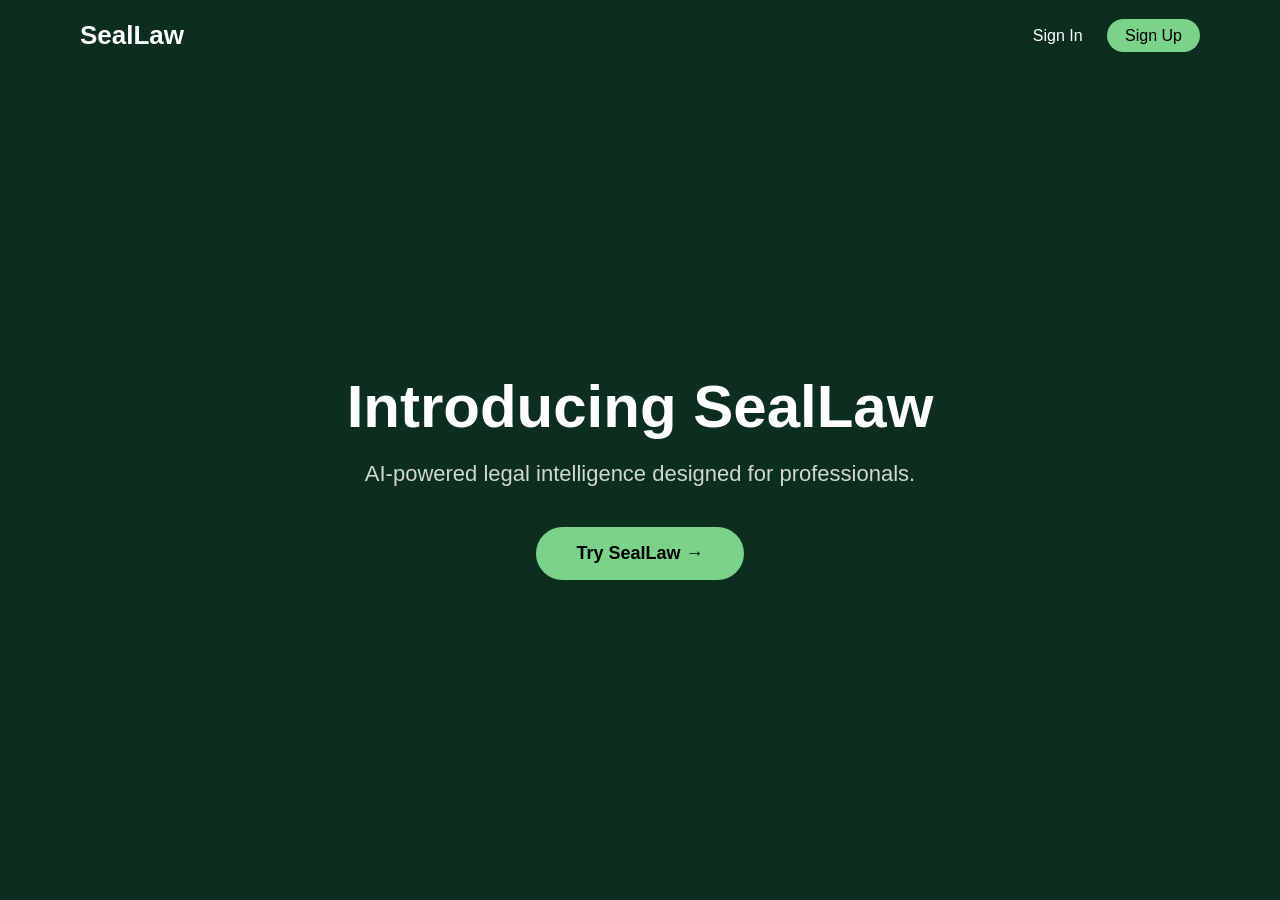
<file: index.html>
<!DOCTYPE html>
<html lang="en">
<head>
<meta charset="UTF-8">
<meta name="viewport" content="width=device-width, initial-scale=1.0">
<title>SealLaw</title>

<style>
* {
  margin: 0;
  padding: 0;
  box-sizing: border-box;
  font-family: 'Segoe UI', sans-serif;
}

body {
  background-color: #0b2e1e;
  color: white;
  overflow-x: hidden;
}

/* NAVBAR */
.navbar {
  display: flex;
  justify-content: space-between;
  align-items: center;
  padding: 20px 80px;
  background-color: #0b2e1e;
  animation: fadeDown 1s ease forwards;
}

.logo {
  font-size: 26px;
  font-weight: bold;
}

.nav-links a {
  margin-left: 20px;
  text-decoration: none;
  color: white;
  font-weight: 500;
  transition: 0.3s ease;
}

.nav-links a:hover {
  color: #7bd389;
}

.signup-btn {
  background-color: #7bd389;
  padding: 8px 18px;
  border-radius: 20px;
  color: black !important;
  font-weight: 600;
}

/* HERO */
.hero {
  height: 90vh;
  background: linear-gradient(rgba(11,46,30,0.85), rgba(11,46,30,0.85)),
  url('https://images.unsplash.com/photo-1589829545856-d10d557cf95f');
  background-size: cover;
  background-position: center;
  display: flex;
  align-items: center;
  justify-content: center;
  text-align: center;
  padding: 0 20px;
}

.hero-content h1 {
  font-size: 60px;
  font-weight: bold;
  margin-bottom: 20px;
  animation: fadeUp 1.2s ease forwards;
}

.hero-content p {
  font-size: 22px;
  color: #cfd8d3;
  margin-bottom: 40px;
  animation: fadeUp 1.5s ease forwards;
}

/* BUTTON */
.try-btn {
  background-color: #7bd389;
  color: black;
  padding: 16px 40px;
  font-size: 18px;
  border-radius: 30px;
  text-decoration: none;
  font-weight: 600;
  display: inline-block;
  animation: fadeUp 1.8s ease forwards, pulse 2s infinite;
  transition: 0.3s ease;
}

.try-btn:hover {
  background-color: #5ec56e;
  transform: scale(1.05);
  box-shadow: 0 0 20px #7bd389;
}

/* ANIMATIONS */
@keyframes fadeDown {
  from {
    opacity: 0;
    transform: translateY(-40px);
  }
  to {
    opacity: 1;
    transform: translateY(0);
  }
}

@keyframes fadeUp {
  from {
    opacity: 0;
    transform: translateY(40px);
  }
  to {
    opacity: 1;
    transform: translateY(0);
  }
}

@keyframes pulse {
  0% { transform: scale(1); }
  50% { transform: scale(1.03); }
  100% { transform: scale(1); }
}
</style>
</head>

<body>

<!-- NAVBAR -->
<div class="navbar">
  <div class="logo">SealLaw</div>
  <div class="nav-links">
    <a href="#">Sign In</a>
    <a href="#" class="signup-btn">Sign Up</a>
  </div>
</div>

<!-- HERO -->
<div class="hero">
  <div class="hero-content">
    <h1>Introducing SealLaw</h1>
    <p>AI-powered legal intelligence designed for professionals.</p>
    <a href="dashboard.html" class="try-btn">Try SealLaw →</a>
  </div>
</div>

</body>
</html>
</file>
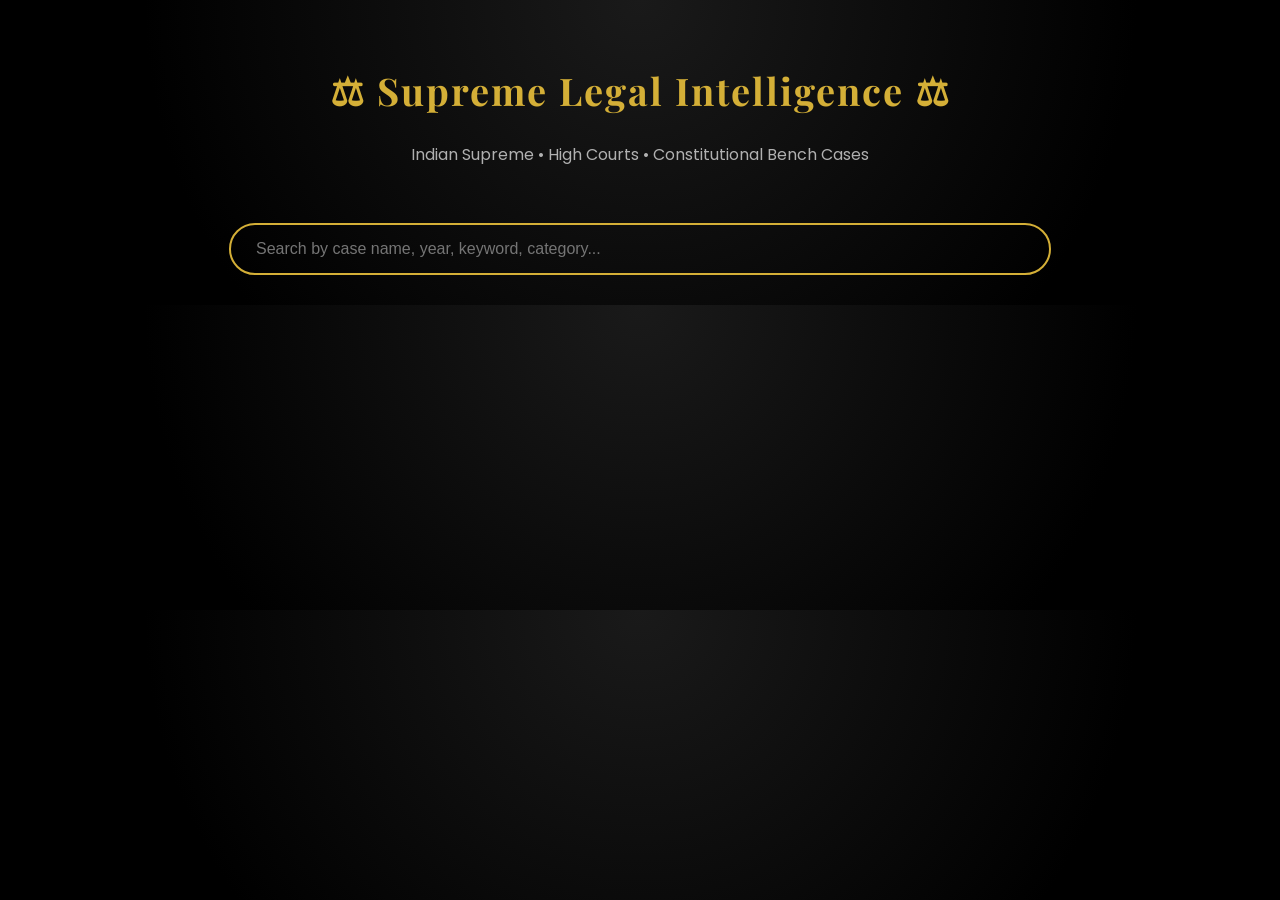
<file: dashboard.html>
<!DOCTYPE html>
<html lang="en">
<head>
<meta charset="UTF-8">
<meta name="viewport" content="width=device-width, initial-scale=1.0">
<title>Supreme Legal Intelligence</title>

<link href="https://fonts.googleapis.com/css2?family=Playfair+Display:wght@600;700&family=Poppins:wght@300;400;600&display=swap" rel="stylesheet">

<style>

body{
    margin:0;
    font-family:'Poppins',sans-serif;
    background: radial-gradient(circle at top,#1a1a1a,#000000 70%);
    color:#f5f5f5;
    overflow-x:hidden;
}

/* GOLD ACCENT */
:root{
    --gold:#d4af37;
}

/* HEADER */
header{
    text-align:center;
    padding:40px 20px 10px;
}

header h1{
    font-family:'Playfair Display',serif;
    font-size:38px;
    color:var(--gold);
    letter-spacing:2px;
}

header p{
    opacity:0.7;
    margin-top:10px;
}

/* SEARCH BAR */
.search-container{
    text-align:center;
    margin:30px 0;
}

.search-container input{
    width:60%;
    padding:15px 25px;
    border-radius:50px;
    border:2px solid var(--gold);
    background:transparent;
    color:white;
    font-size:16px;
    outline:none;
    transition:0.3s;
}

.search-container input:focus{
    box-shadow:0 0 20px var(--gold);
}

/* CASE COUNTER */
.counter{
    text-align:center;
    margin-top:10px;
    color:var(--gold);
    font-weight:600;
}

/* RESULTS */
#results{
    width:80%;
    margin:30px auto;
}

/* CASE CARD */
.case-card{
    background:rgba(255,255,255,0.05);
    border-left:4px solid var(--gold);
    padding:25px;
    margin-bottom:30px;
    border-radius:15px;
    backdrop-filter:blur(8px);
    animation:fadeIn 0.6s ease forwards;
}

.case-card h2{
    color:var(--gold);
    margin-bottom:10px;
}

.label{
    color:var(--gold);
    font-weight:600;
}

/* ADVOCATE SECTION */
.advocate-box{
    margin-top:20px;
    padding:20px;
    background:rgba(212,175,55,0.08);
    border-radius:12px;
}

/* FLIP ID CARD */
.id-container{
    perspective:1000px;
    margin-top:20px;
}

.id-card{
    width:350px;
    height:220px;
    position:relative;
    transform-style:preserve-3d;
    transition:transform 0.8s;
}

.id-card:hover{
    transform:rotateY(180deg);
}

.id-front,.id-back{
    position:absolute;
    width:100%;
    height:100%;
    border-radius:15px;
    backface-visibility:hidden;
    padding:20px;
    box-shadow:0 10px 30px rgba(0,0,0,0.6);
}

.id-front{
    background:linear-gradient(135deg,#000,#1c1c1c);
    border:2px solid var(--gold);
    color:var(--gold);
}

.id-back{
    background:linear-gradient(135deg,#111,#000);
    transform:rotateY(180deg);
    border:2px solid var(--gold);
    color:white;
}

.demo-tag{
    font-size:12px;
    opacity:0.6;
}

/* ANIMATION */
@keyframes fadeIn{
    from{opacity:0;transform:translateY(20px);}
    to{opacity:1;transform:translateY(0);}
}

@media(max-width:768px){
    .search-container input{
        width:90%;
    }
    #results{
        width:95%;
    }
}

</style>
</head>

<body>

<header>
    <h1>⚖ Supreme Legal Intelligence ⚖</h1>
    <p>Indian Supreme • High Courts • Constitutional Bench Cases</p>
</header>

<div class="search-container">
    <input type="text" id="searchInput" placeholder="Search by case name, year, keyword, category..." oninput="searchCases()">
</div>

<div class="counter" id="caseCounter"></div>

<div id="results"></div>

<script src="cases.js"></script>

<script>

function searchCases(){

    const query=document.getElementById("searchInput").value.toLowerCase();
    const results=document.getElementById("results");
    const counter=document.getElementById("caseCounter");
    results.innerHTML="";

    if(query===""){
        counter.innerHTML="";
        return;
    }

    const filtered=cases.filter(c =>
        c.title.toLowerCase().includes(query) ||
        c.court.toLowerCase().includes(query) ||
        c.category.toLowerCase().includes(query) ||
        c.year.toString().includes(query) ||
        c.keywords.join(" ").toLowerCase().includes(query)
    );

    counter.innerHTML = filtered.length + " Case(s) Found";

    if(filtered.length===0){
        results.innerHTML="<p style='text-align:center;'>No matching case found.</p>";
        return;
    }

    filtered.forEach(c=>{

        results.innerHTML+=`
        <div class="case-card">

            <h2>${c.title}</h2>

            <p><span class="label">Court:</span> ${c.court}</p>
            <p><span class="label">Year:</span> ${c.year}</p>
            <p><span class="label">Category:</span> ${c.category}</p>
            <p><span class="label">Facts:</span> ${c.facts}</p>
            <p><span class="label">Issue:</span> ${c.issue}</p>
            <p><span class="label">Judgment:</span> ${c.judgment}</p>
            <p><span class="label">Significance:</span> ${c.significance}</p>

            <div class="advocate-box">
                <h3 style="color:var(--gold);">Assigned Advocate</h3>
                <p><span class="label">Name:</span> ${c.advocate.name}</p>
                <p><span class="label">Enrollment:</span> ${c.advocate.enrollment}</p>
                <p><span class="label">Phone:</span> ${c.advocate.phone}</p>
                <p><span class="label">Email:</span> ${c.advocate.email}</p>
                <p><span class="label">Experience:</span> ${c.advocate.experience}</p>
                <p><span class="label">Office:</span> ${c.advocate.office}</p>

                <div class="id-container">
                    <div class="id-card">
                        <div class="id-front">
                            <h3>Bar Council of ${c.stateBarCouncil}</h3>
                            <p><strong>${c.advocate.name}</strong></p>
                            <p>Enrollment: ${c.advocate.enrollment}</p>
                            <p class="demo-tag">Project Demonstration ID</p>
                        </div>
                        <div class="id-back">
                            <p><strong>Contact:</strong> ${c.advocate.phone}</p>
                            <p><strong>Email:</strong> ${c.advocate.email}</p>
                            <p><strong>Office:</strong> ${c.advocate.office}</p>
                            <p class="demo-tag">Not an Official Government ID</p>
                        </div>
                    </div>
                </div>

            </div>

        </div>
        `;

    });

}

</script>

</body>
</html>
</file>
